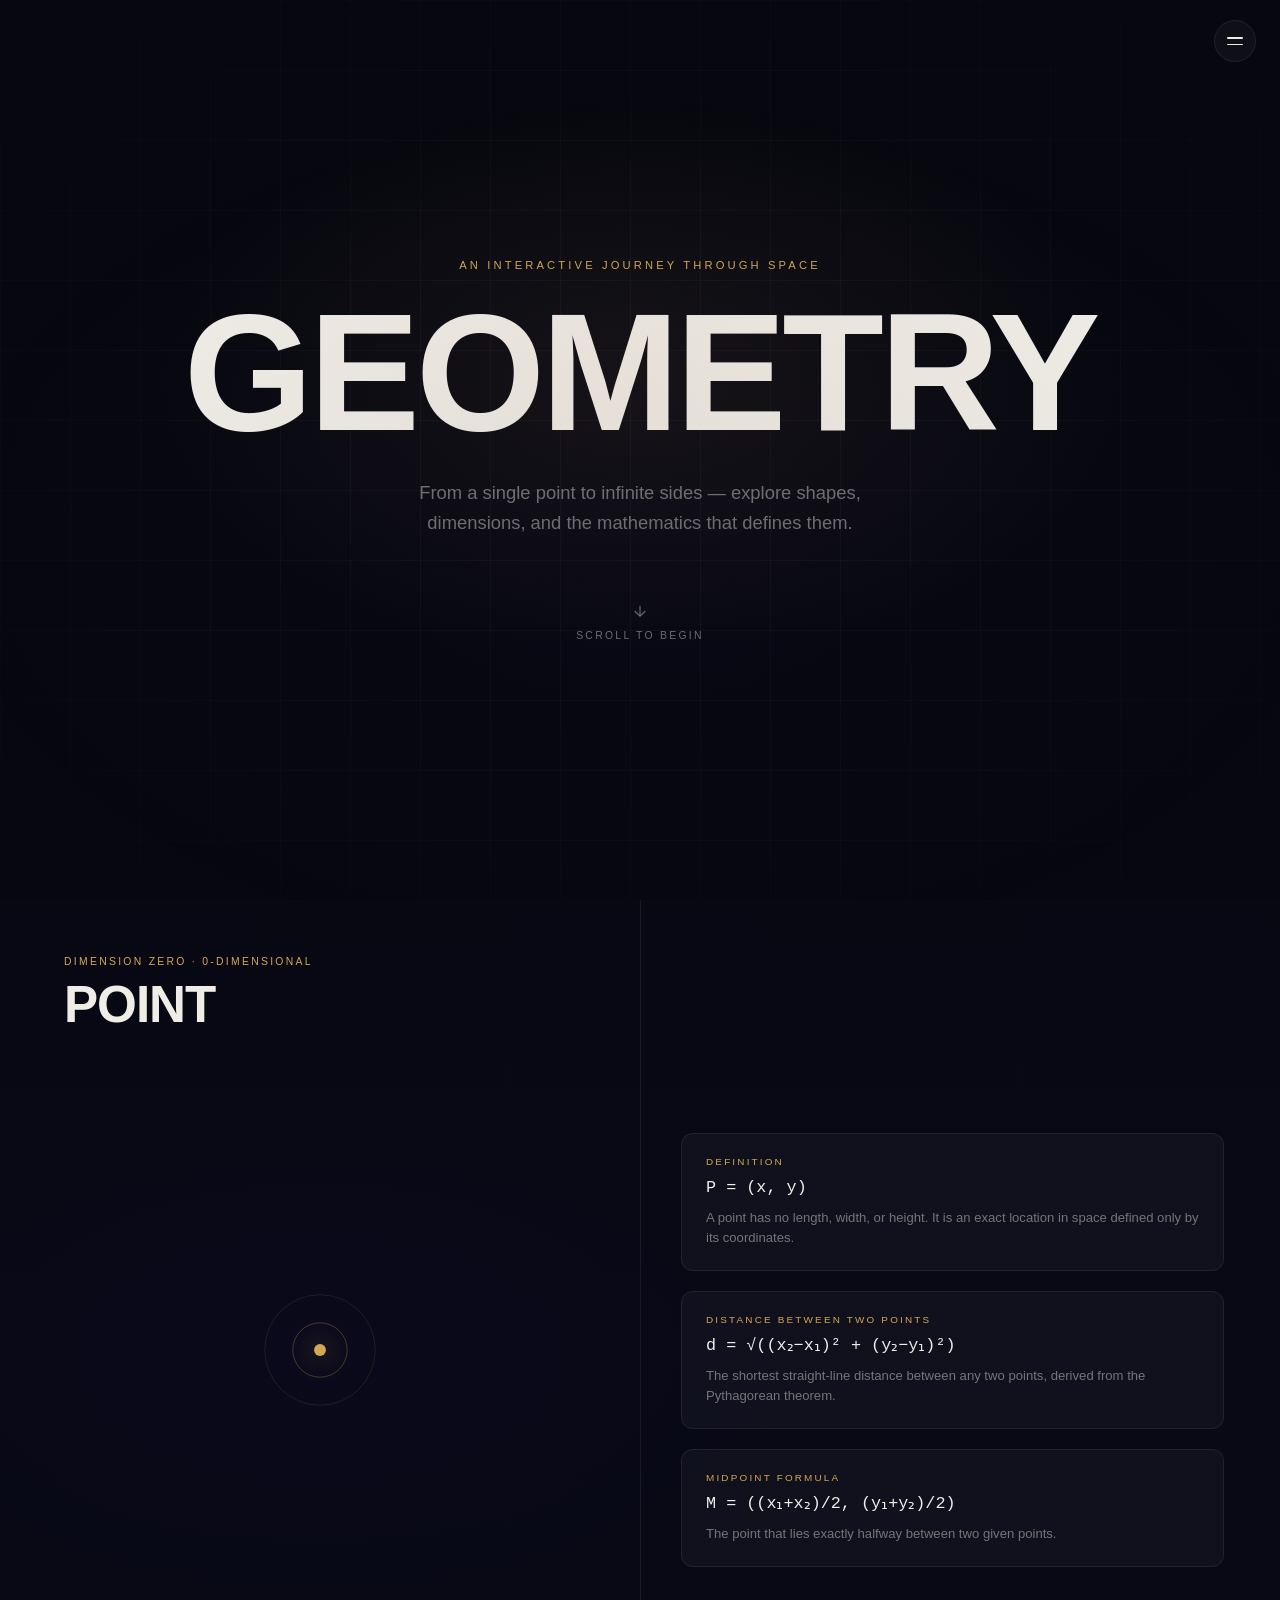
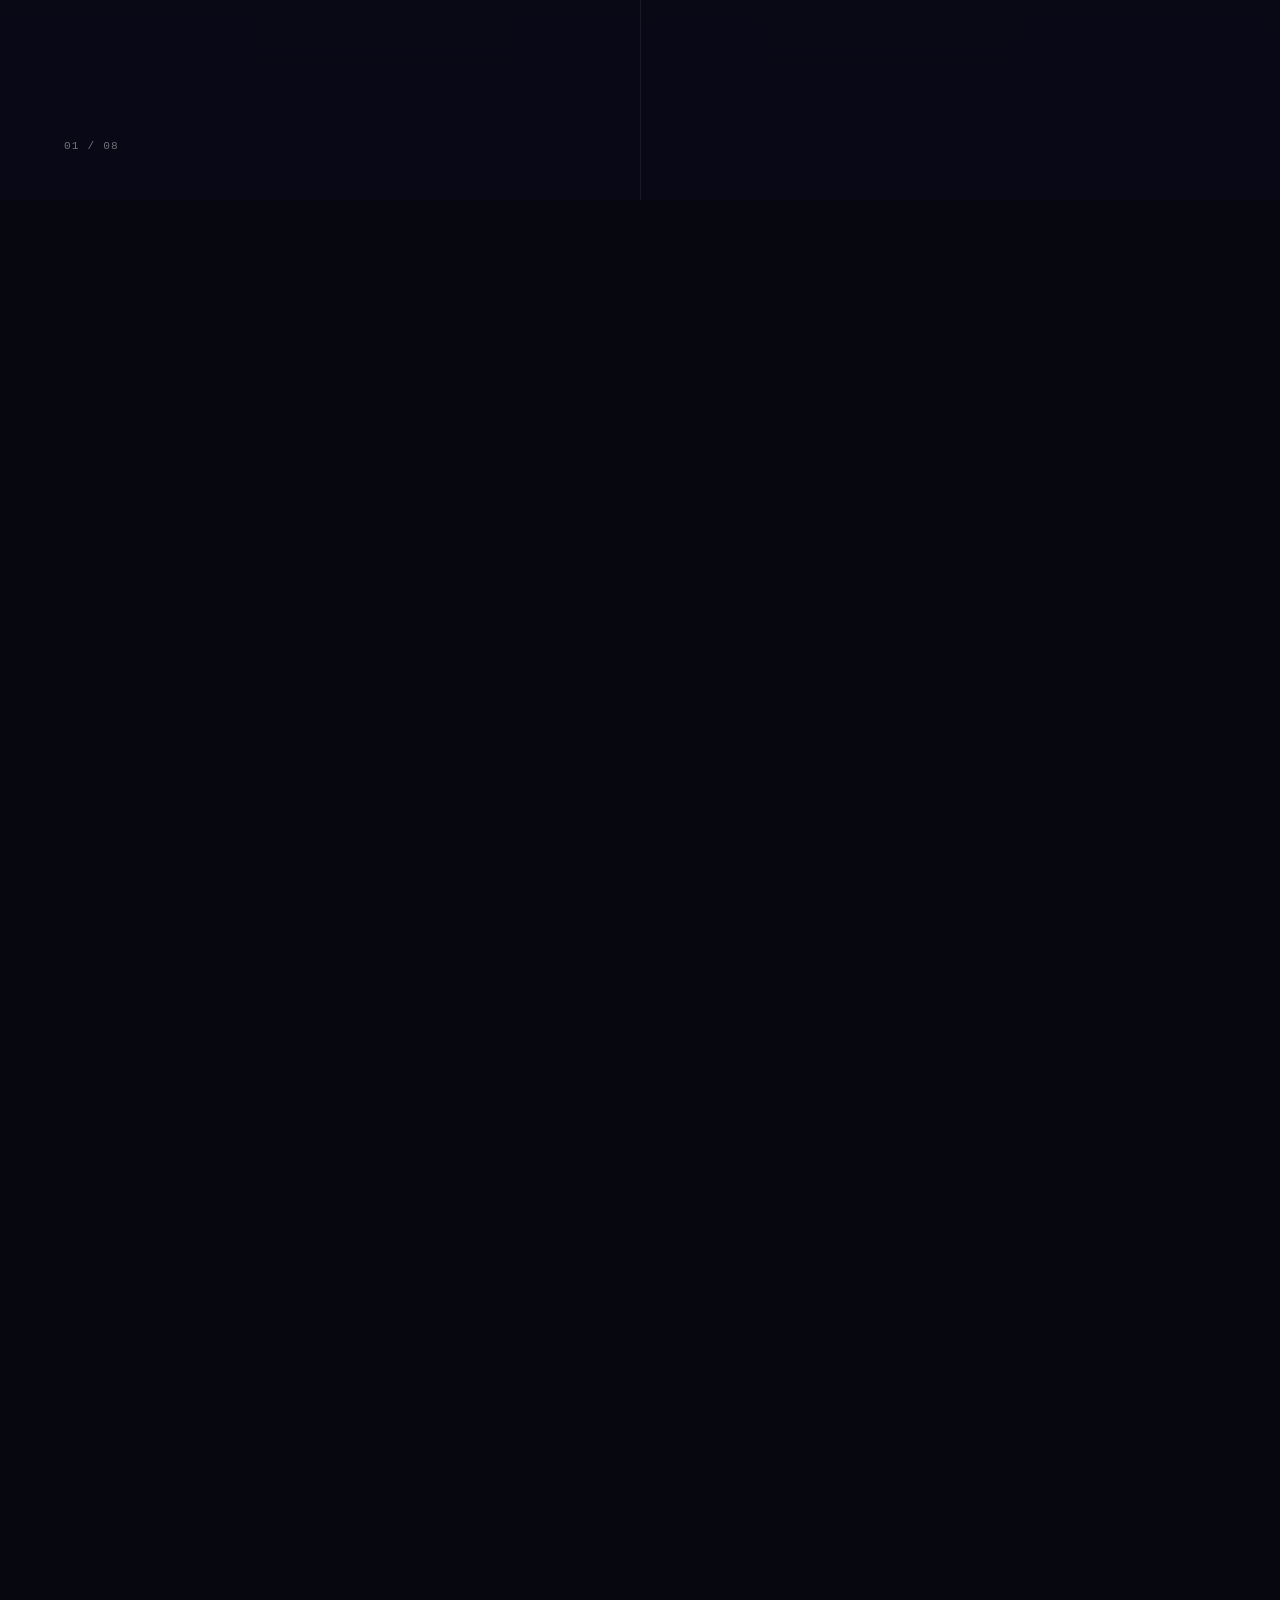
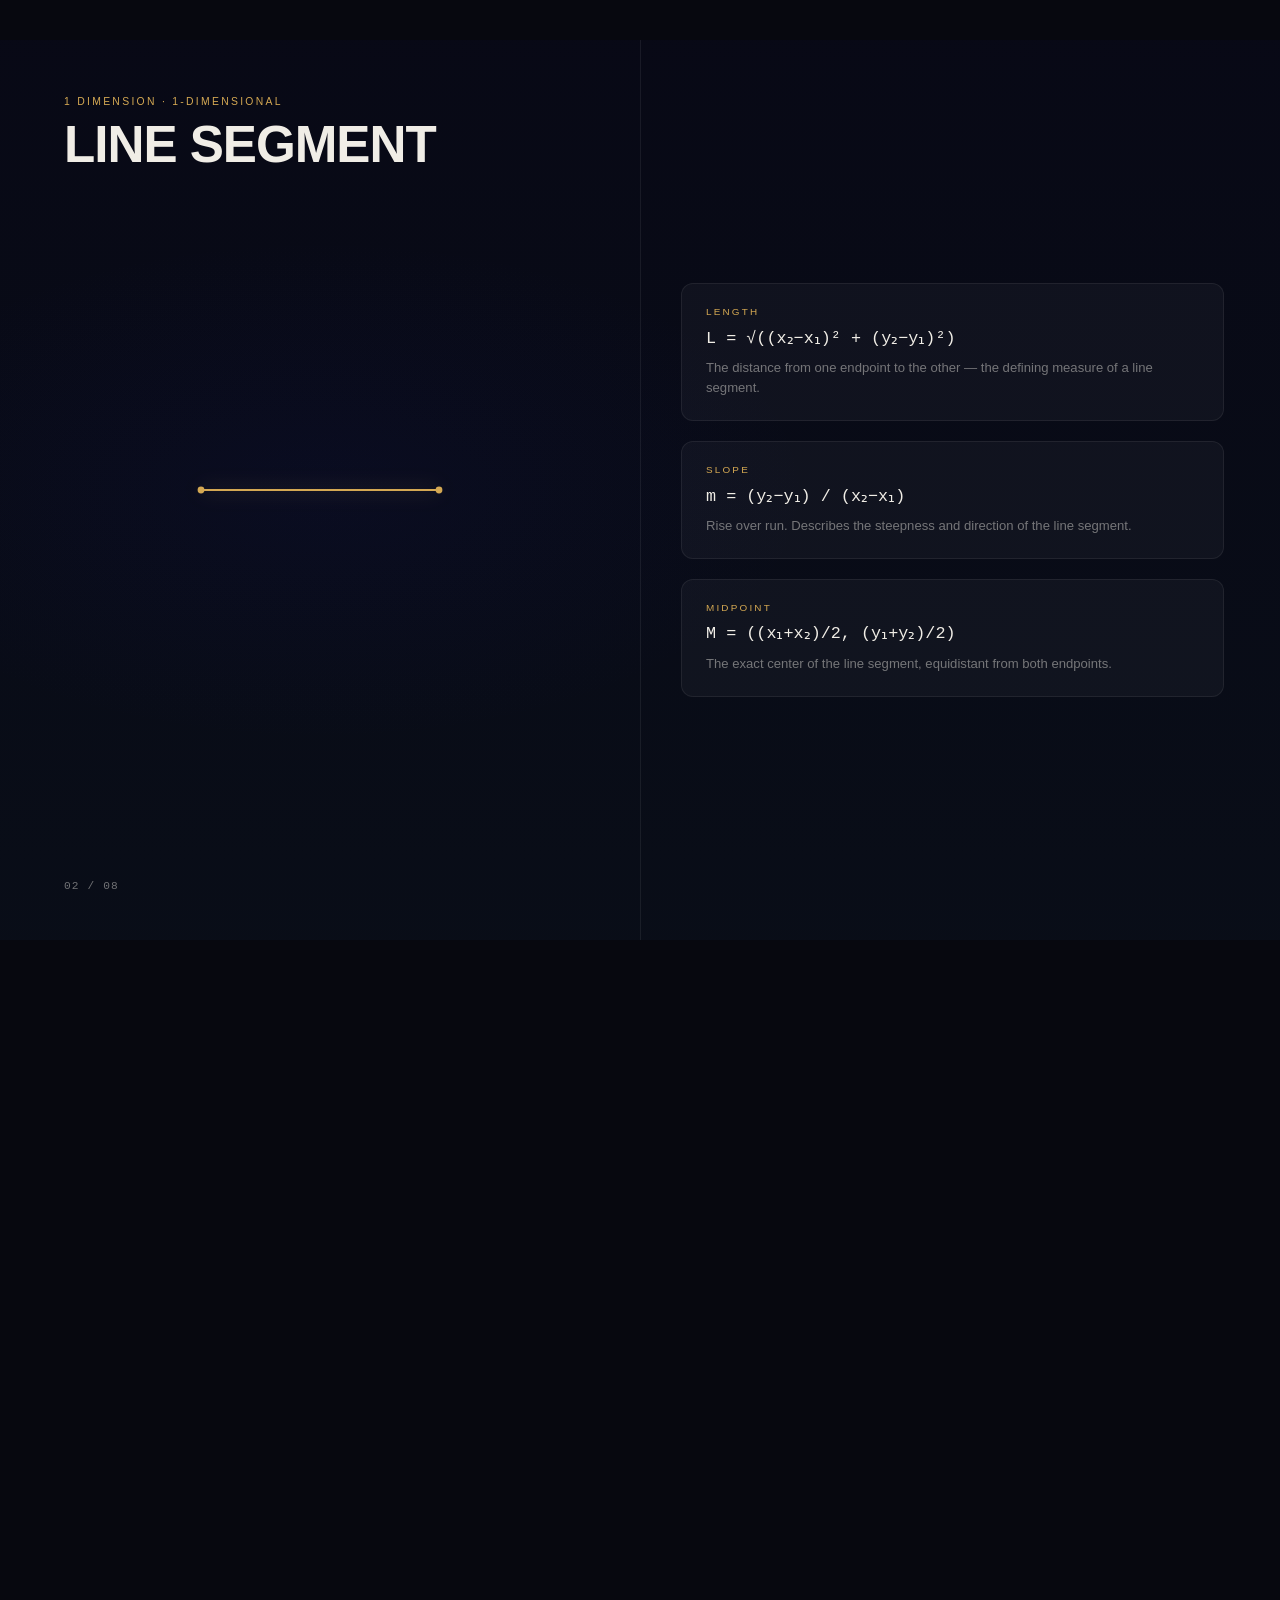
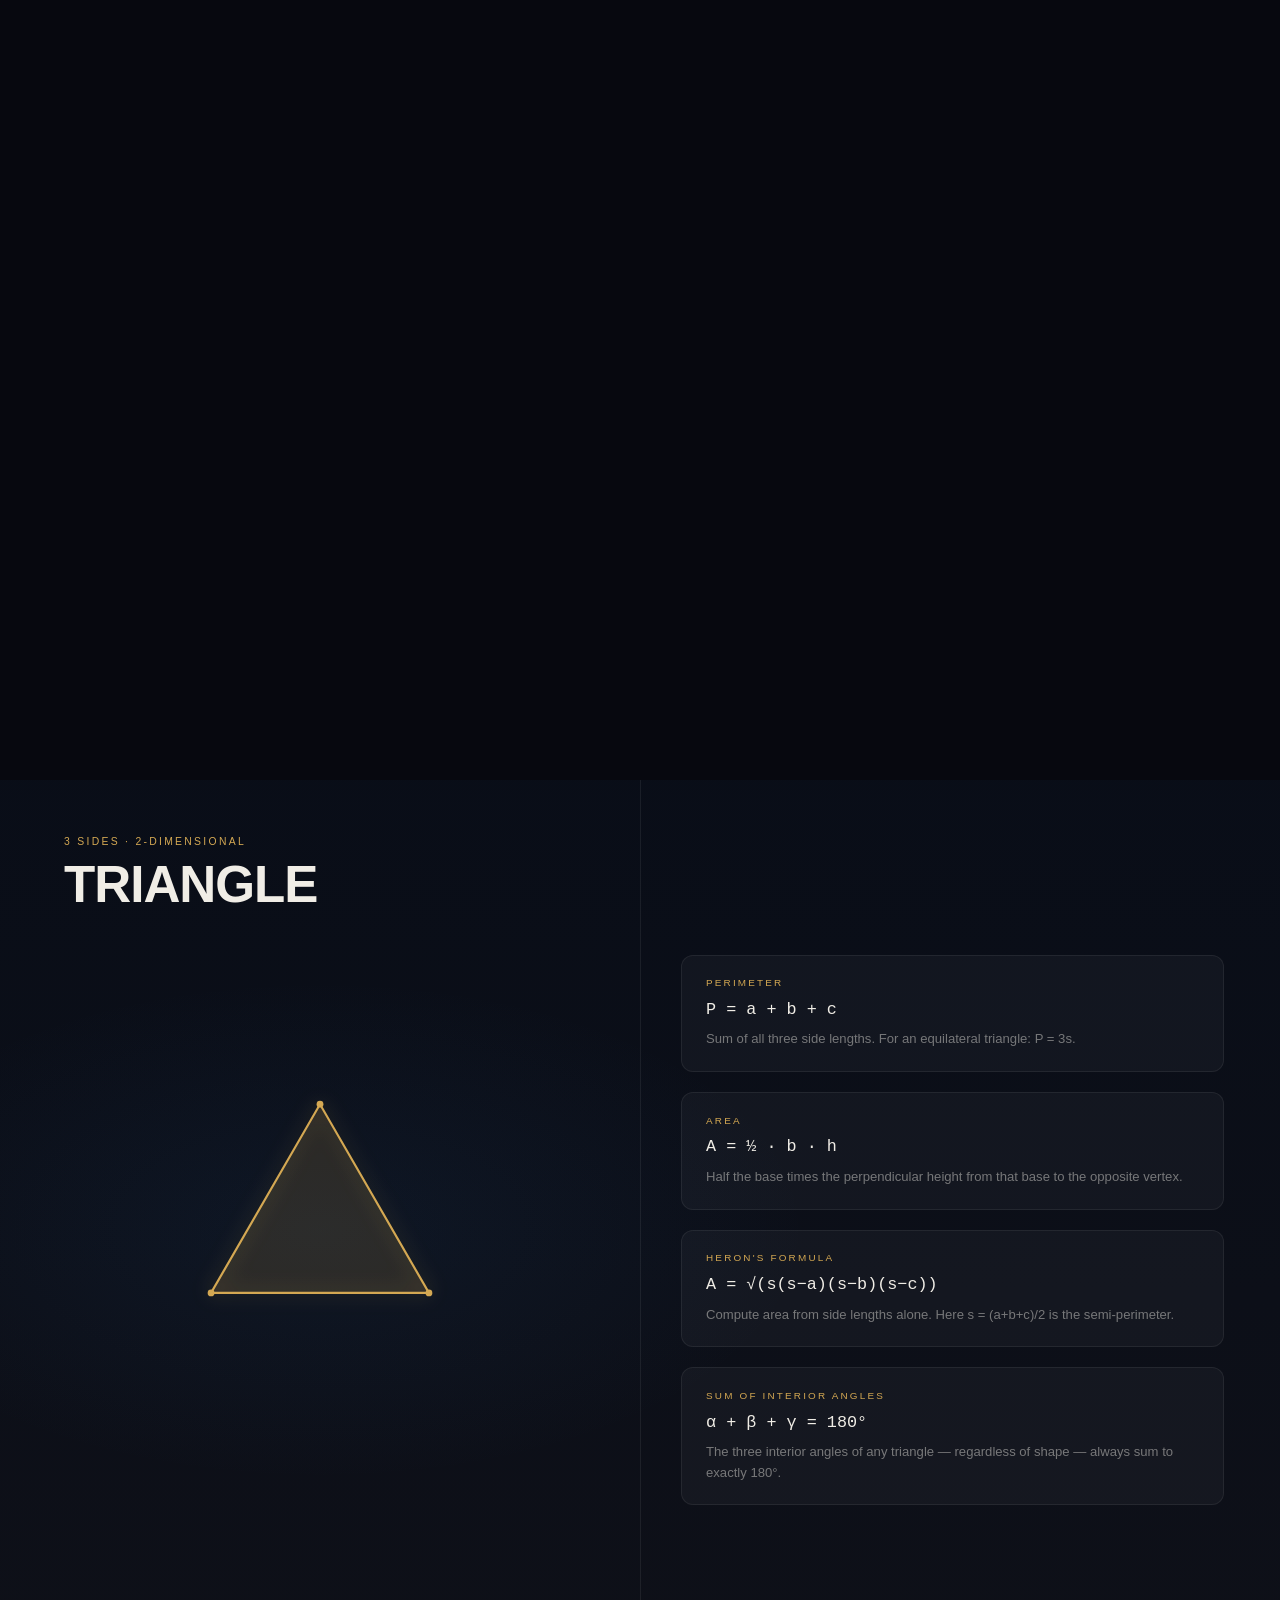
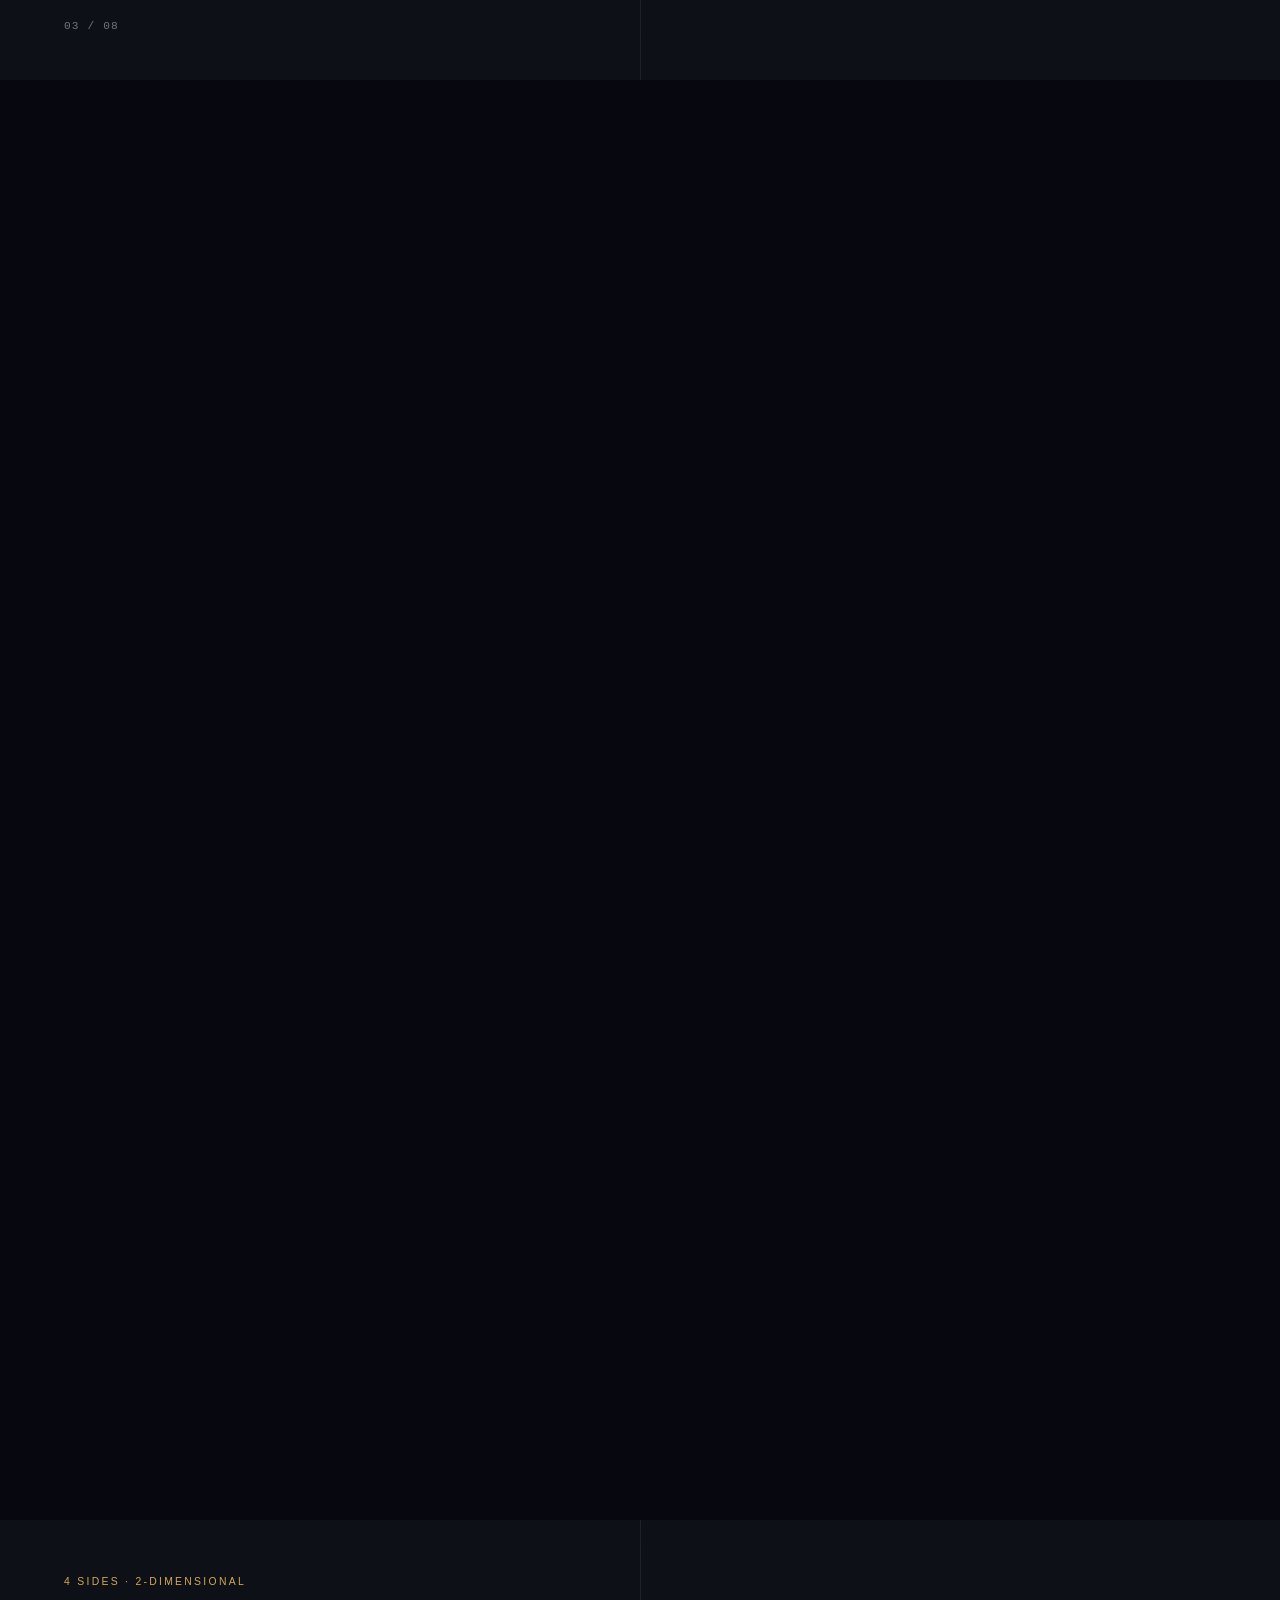
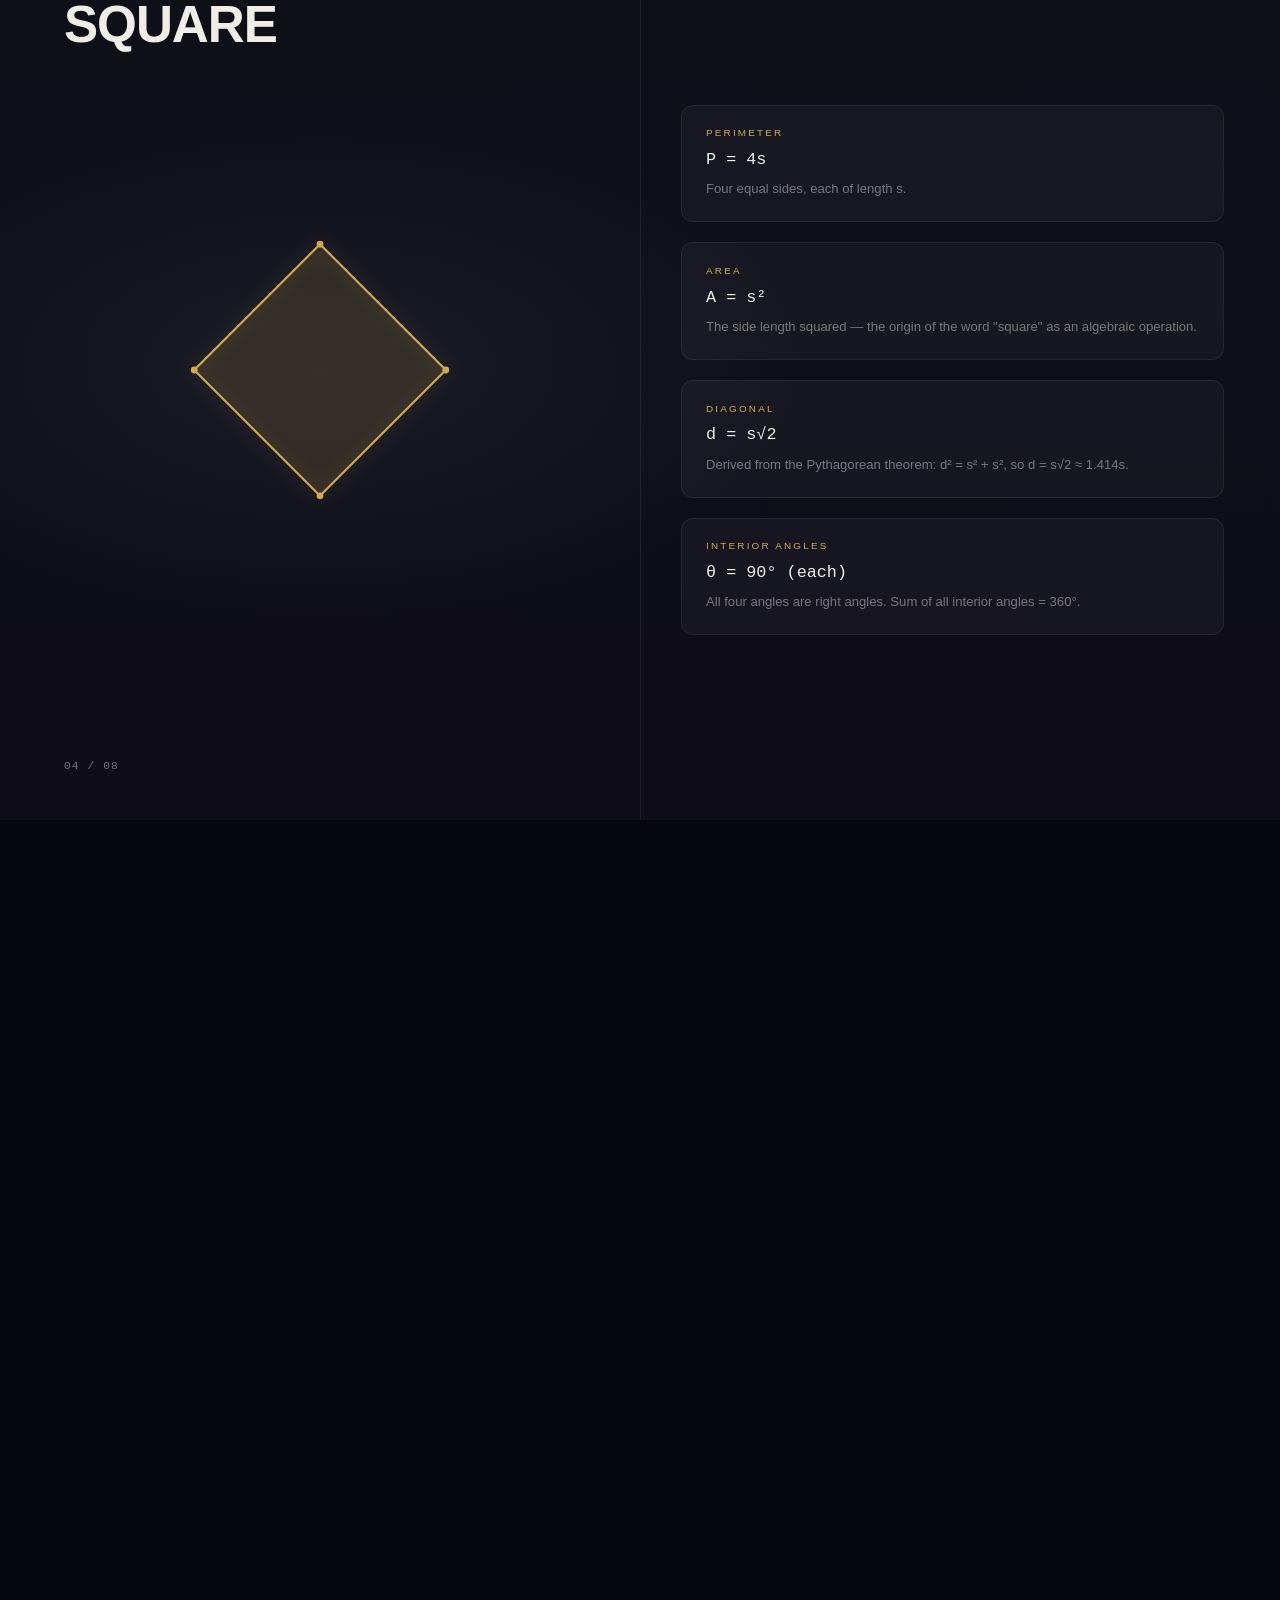
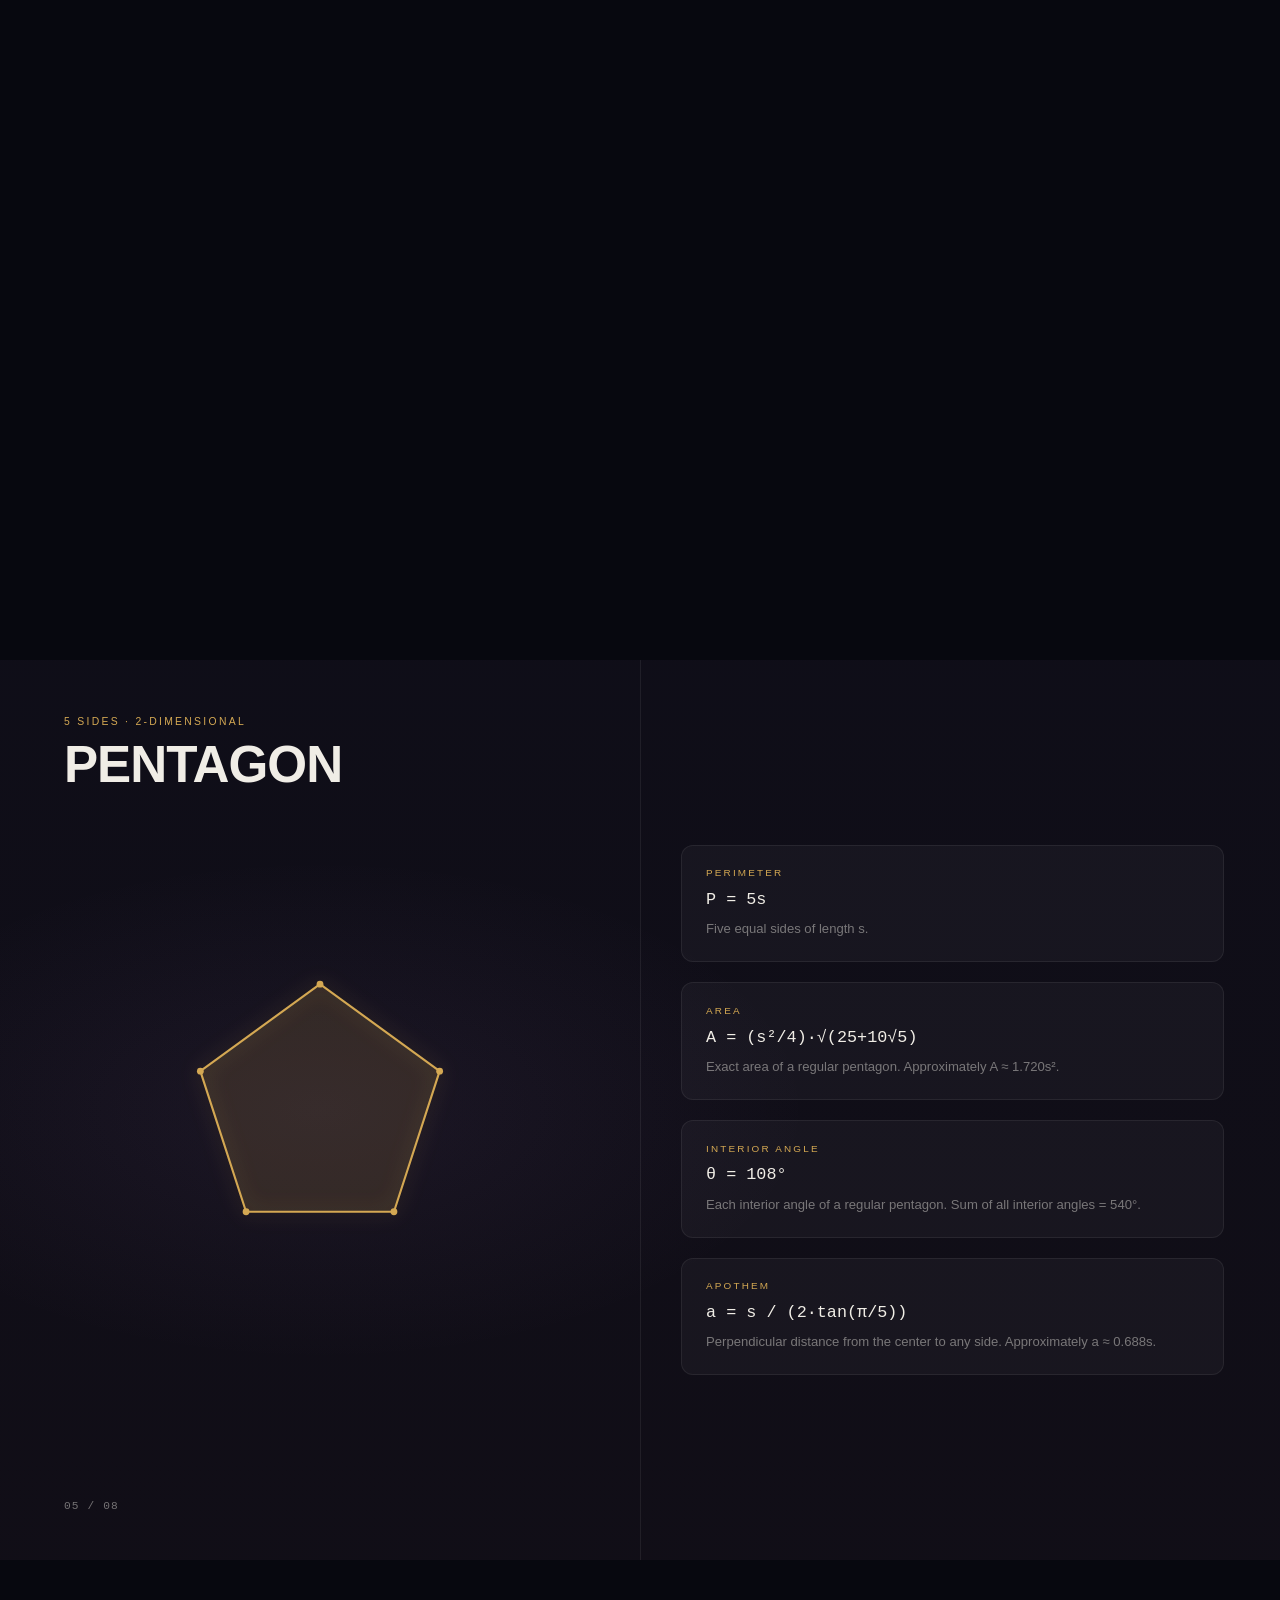
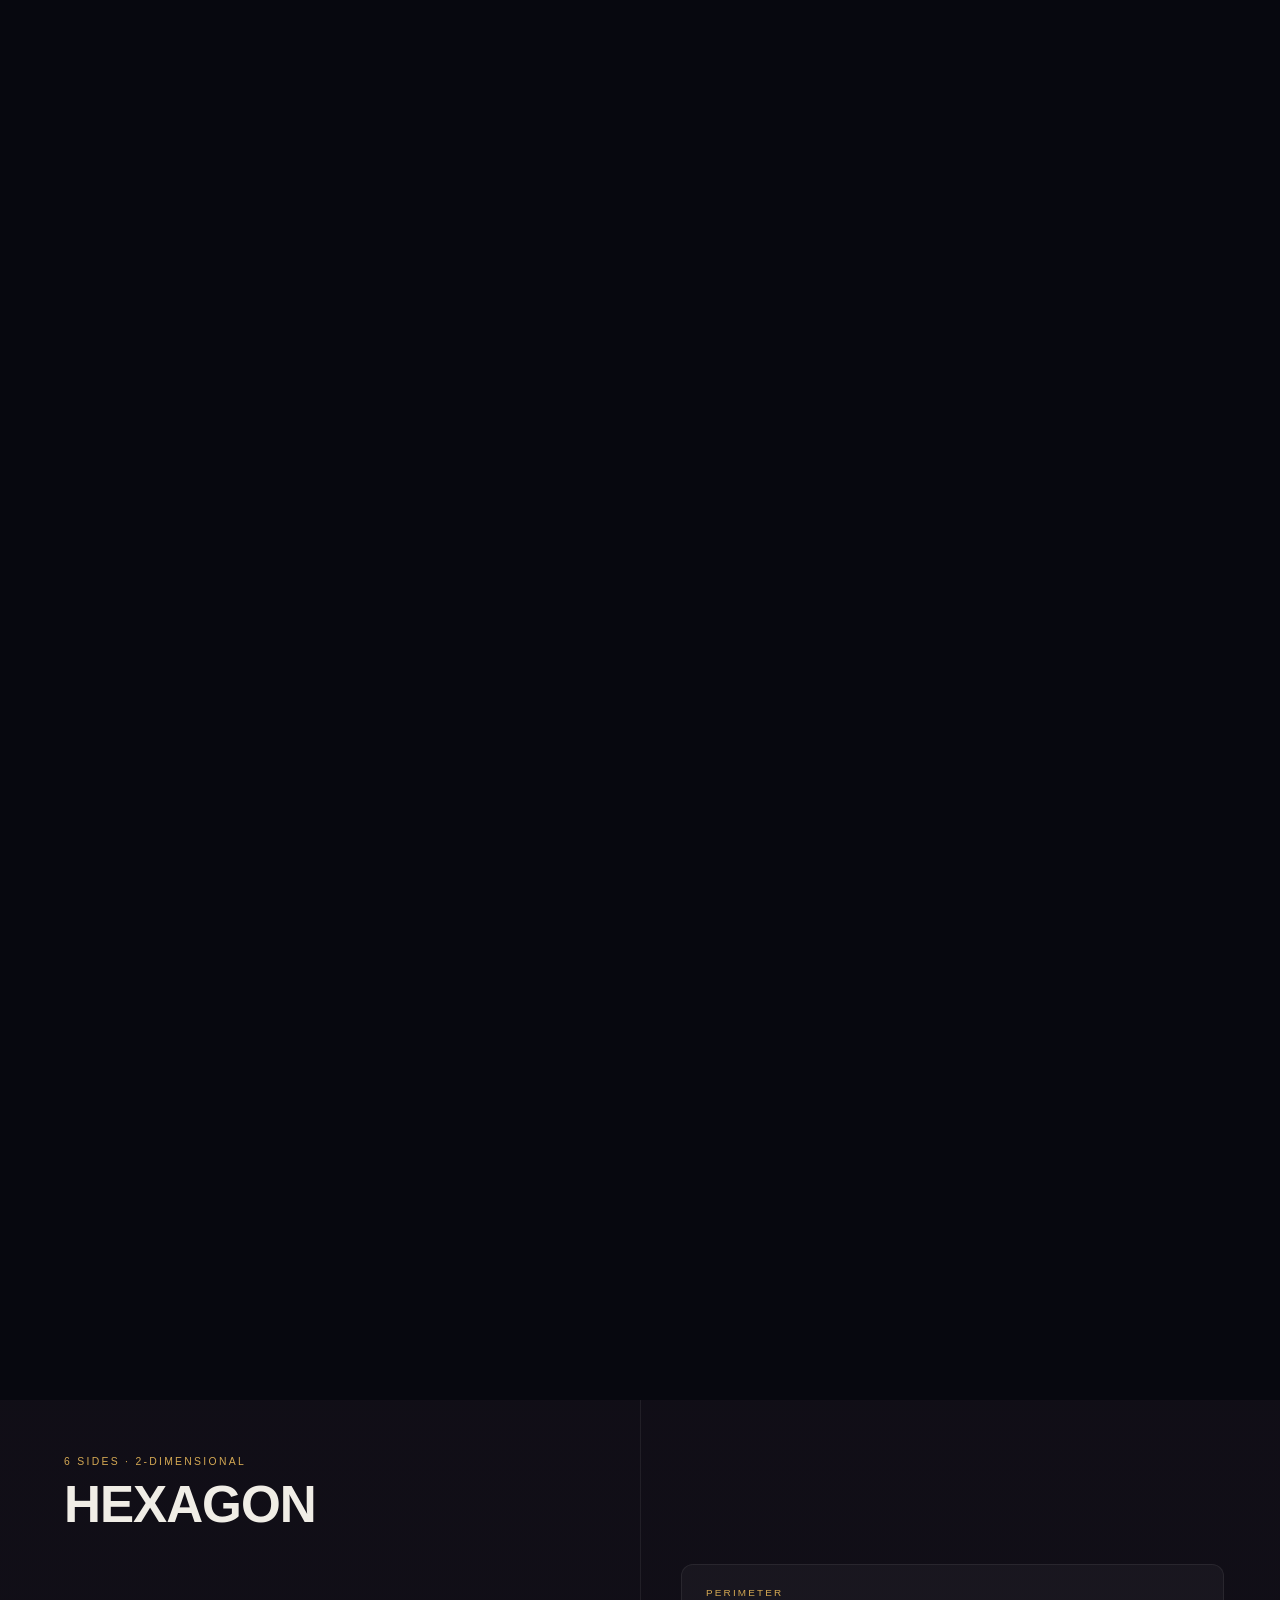
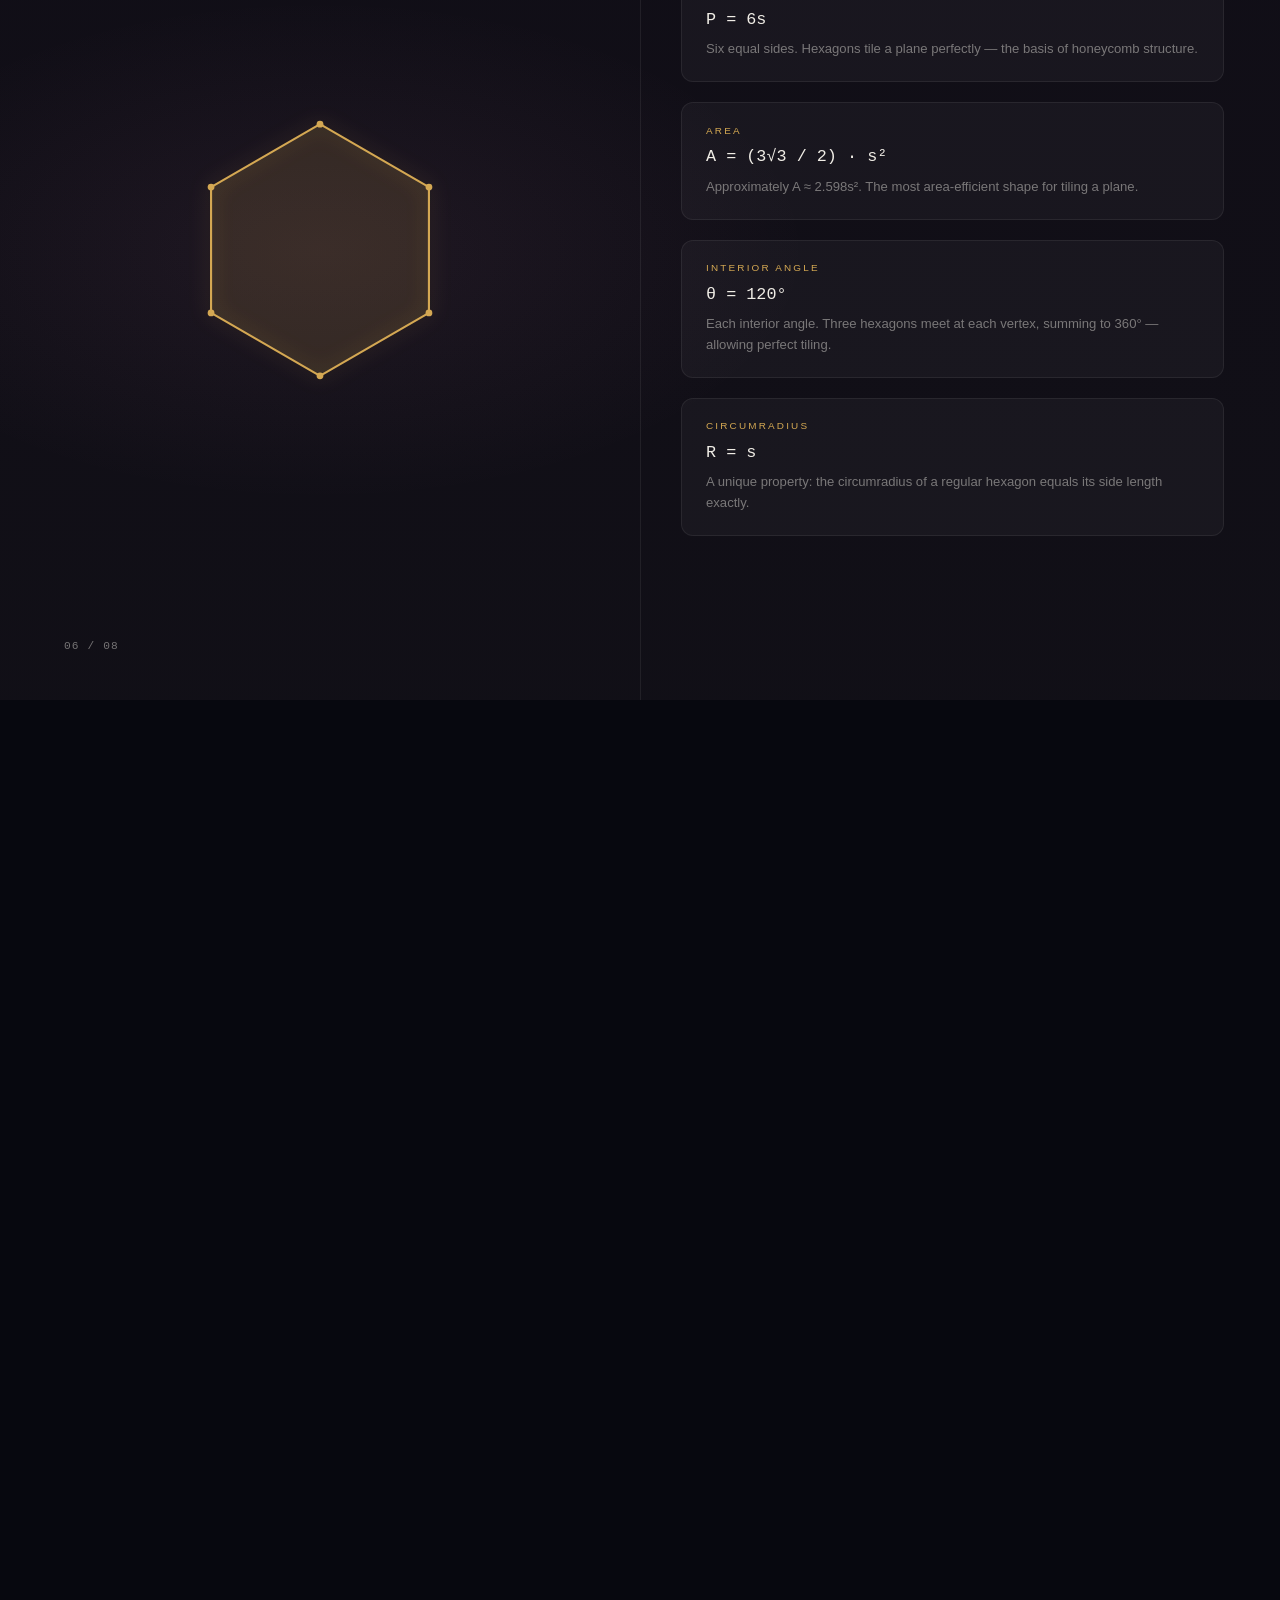
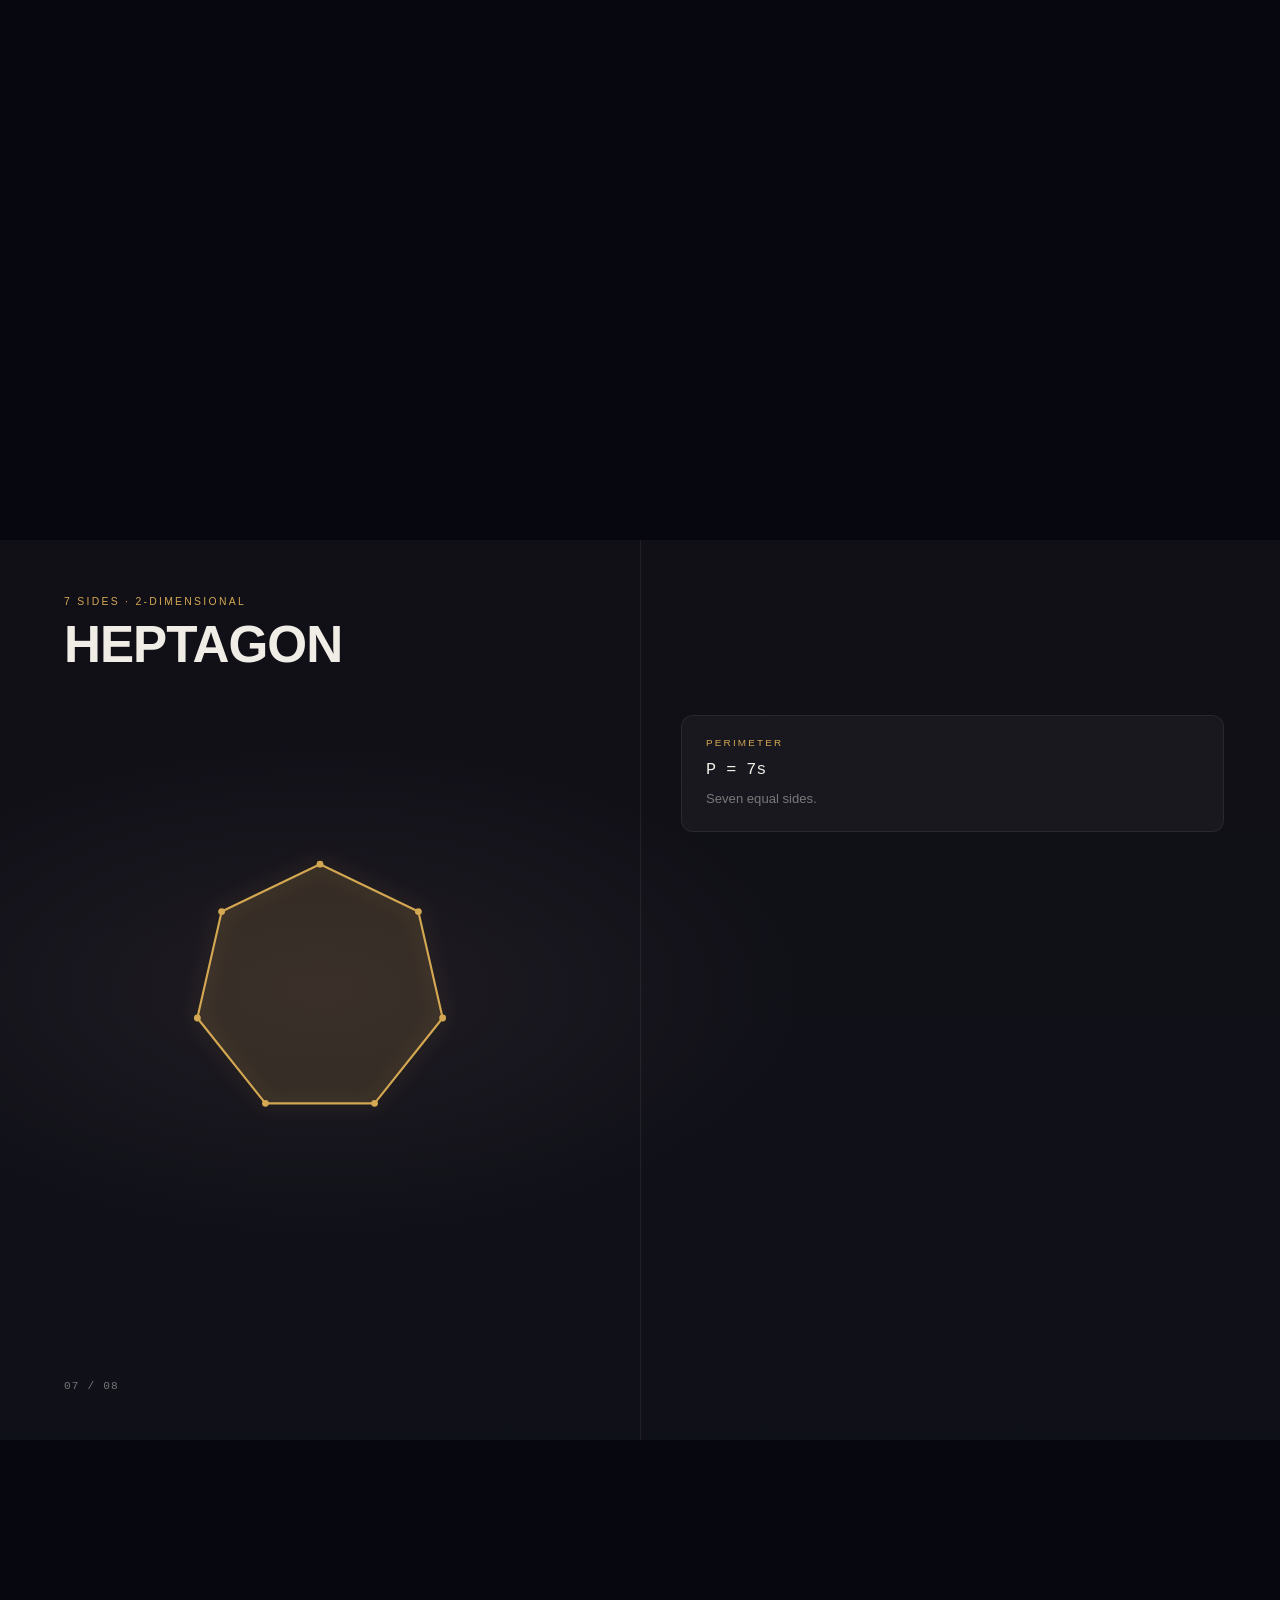
<file: index.html>
<!DOCTYPE html>
<html lang="en">
<head>
<meta charset="UTF-8">
<meta name="viewport" content="width=device-width, initial-scale=1.0">
<!-- Security: GitHub Pages can't send custom headers, so the policy lives here.
     script-src 'self' = only our own .js files run (no inline or injected scripts).
     'unsafe-inline' is for STYLES only (SVG animation delays use style attributes). -->
<meta http-equiv="Content-Security-Policy" content="default-src 'self'; script-src 'self'; style-src 'self' 'unsafe-inline' https://fonts.googleapis.com; font-src https://fonts.gstatic.com; img-src 'self' data:; connect-src 'self'; object-src 'none'; base-uri 'none'; form-action 'none'">
<meta name="referrer" content="strict-origin-when-cross-origin">
<meta name="color-scheme" content="dark">
<link rel="icon" href="favicon.svg?v=244b53a8" type="image/svg+xml">
<title>Geometry — Point to Polygon</title>
<link rel="preconnect" href="https://fonts.googleapis.com">
<link href="https://fonts.googleapis.com/css2?family=Space+Grotesk:wght@300;400;500;600;700&family=Space+Mono:ital,wght@0,400;0,700;1,400&display=swap" rel="stylesheet">
<style>
/* ─── Reset & Base ─────────────────────────────────────────────────────────── */
*, *::before, *::after { box-sizing: border-box; margin: 0; padding: 0; }

:root {
  --bg:        #07080f;
  --surface:   rgba(255,255,255,0.035);
  --border:    rgba(255,255,255,0.07);
  --accent:    #d4a853;
  --accent-dim:rgba(212,168,83,0.15);
  --text:      #f0ede6;
  --muted:     rgba(240,237,230,0.45);
  --sans:      'Space Grotesk', sans-serif;
  --mono:      'Space Mono', monospace;
}

html {
  background: var(--bg); color: var(--text); font-family: var(--sans); overflow-x: hidden;
  scroll-snap-type: y proximity;
  scroll-behavior: smooth;
}

/* ─── Background Grid ──────────────────────────────────────────────────────── */
.bg-grid {
  position: fixed; inset: 0; z-index: 0; pointer-events: none;
  background-image:
    linear-gradient(var(--border) 1px, transparent 1px),
    linear-gradient(90deg, var(--border) 1px, transparent 1px);
  background-size: 70px 70px;
  mask-image: radial-gradient(ellipse 80% 80% at 50% 50%, black 20%, transparent 100%);
  opacity: 0.5;
}

main { position: relative; z-index: 1; }

/* ─── Scroll Snap Points ───────────────────────────────────────────────────── */
.hero          { scroll-snap-align: start; }
.shape-section { scroll-snap-align: start; }
.ngon-section  { scroll-snap-align: start; }

/* ─── Hero ─────────────────────────────────────────────────────────────────── */
.hero {
  height: 100vh;
  display: flex; flex-direction: column; align-items: center; justify-content: center;
  text-align: center; position: relative; overflow: hidden;
  padding: 2rem;
}

.hero::before {
  content: '';
  position: absolute; inset: 0;
  background:
    radial-gradient(ellipse 55% 45% at 50% 42%, rgba(212,168,83,0.07) 0%, transparent 70%),
    radial-gradient(ellipse 70% 60% at 50% 60%, rgba(30,15,117,0.06) 0%, transparent 80%);
  pointer-events: none;
}

.eyebrow {
  font-size: 0.7rem; letter-spacing: 0.28em; text-transform: uppercase;
  color: var(--accent); margin-bottom: 1.75rem;
}

.hero h1 {
  font-size: clamp(4.5rem, 13vw, 11rem);
  font-weight: 700; letter-spacing: -0.025em; line-height: 0.88;
  text-transform: uppercase; margin-bottom: 2rem;
}

.hero-sub {
  font-size: clamp(0.9rem, 1.8vw, 1.15rem); color: var(--muted);
  max-width: 480px; line-height: 1.65; margin-bottom: 4rem;
}

.scroll-cta {
  display: flex; flex-direction: column; align-items: center; gap: 0.6rem;
  font-size: 0.65rem; letter-spacing: 0.22em; text-transform: uppercase;
  color: var(--muted); animation: cta-bounce 2.4s ease-in-out infinite;
}
.scroll-cta svg { width: 18px; height: 18px; }

@keyframes cta-bounce {
  0%,100% { transform: translateY(0); opacity: 0.5; }
  50%      { transform: translateY(10px); opacity: 0.9; }
}

/* ─── Shape Sections ───────────────────────────────────────────────────────── */
.shape-section { position: relative; height: 260vh; }

.sticky-wrapper {
  position: sticky; top: 0; height: 100vh;
  display: grid; grid-template-columns: 1fr 1fr;
  overflow: hidden;
  /* Solid base background prevents any bleed from adjacent sections.
     The per-section atmospheric tint is layered on top via JS backgroundImage. */
  background-color: var(--bg);
}

/* Left pane */
.shape-display {
  display: flex; flex-direction: column;
  align-items: center; justify-content: center;
  padding: 5rem 3rem; position: relative;
}

.shape-label {
  position: absolute; top: 3.5rem; left: 4rem;
}

.shape-dimension {
  font-size: 0.65rem; letter-spacing: 0.22em; text-transform: uppercase;
  color: var(--accent); margin-bottom: 0.5rem;
}

.shape-label h2 {
  font-size: clamp(2rem, 4vw, 3.2rem);
  font-weight: 700; text-transform: uppercase; letter-spacing: -0.02em;
}

.shape-canvas {
  width: min(340px, 80vw); height: min(340px, 80vw);
  perspective: 900px;
}

.shape-inner {
  width: 100%; height: 100%;
  transform-style: preserve-3d;
  transition: transform 0.08s linear;
  will-change: transform;
}

.shape-inner svg { width: 100%; height: 100%; overflow: visible; }

/* Animated path */
.shape-path {
  fill: none; stroke: var(--accent); stroke-width: 2.5;
  stroke-linecap: round; stroke-linejoin: round;
  filter: drop-shadow(0 0 12px rgba(212,168,83,0.45));
  transition: stroke-dashoffset 1.5s cubic-bezier(0.4,0,0.2,1);
}

.shape-fill {
  fill: var(--accent-dim); stroke: none;
  opacity: 0; transition: opacity 0.8s ease 1.1s;
}

.shape-section.in-view .shape-path { stroke-dashoffset: 0 !important; }
.shape-section.in-view .shape-fill { opacity: 1; }

/* Point special */
.point-dot {
  fill: var(--accent);
  filter: drop-shadow(0 0 18px rgba(212,168,83,0.9));
  transform: scale(0);
  transform-origin: 200px 200px;
  transition: transform 0.6s cubic-bezier(0.34,1.56,0.64,1);
}
.point-ring {
  fill: none; stroke: var(--accent);
  opacity: 0; transform: scale(0.5);
  transform-origin: 200px 200px;
  transition: opacity 0.5s ease, transform 0.5s ease;
}
.shape-section.in-view .point-dot  { transform: scale(1); }
.shape-section.in-view .point-ring { opacity: 1; transform: scale(1); }
.shape-section.in-view .point-ring:nth-child(2) { transition-delay: 0.25s; opacity: 0.35; }
.shape-section.in-view .point-ring:nth-child(3) { transition-delay: 0.5s;  opacity: 0.15; }

/* Vertex dots */
.vertex-dot {
  fill: var(--accent); r: 4px;
  opacity: 0; transition: opacity 0.3s ease;
}
.shape-section.in-view .vertex-dot { opacity: 1; transition-delay: 1.4s; }

/* Shape counter */
.shape-counter {
  position: absolute; bottom: 3rem; left: 4rem;
  font-family: var(--mono); font-size: 0.7rem;
  color: var(--muted); letter-spacing: 0.1em;
}

/* Right pane */
.formula-panel {
  display: flex; flex-direction: column; justify-content: center;
  padding: 4rem 3.5rem 4rem 2.5rem; gap: 1.25rem;
  border-left: 1px solid var(--border);
}

.formula-card {
  background: var(--surface);
  border: 1px solid var(--border);
  border-radius: 12px; padding: 1.35rem 1.5rem;
  transform: translateY(28px); opacity: 0;
  transition: transform 0.55s cubic-bezier(0.4,0,0.2,1),
              opacity 0.55s ease;
}

.formula-card.visible { transform: translateY(0); opacity: 1; }
.formula-card.visible:nth-child(2) { transition-delay: 0.07s; }
.formula-card.visible:nth-child(3) { transition-delay: 0.14s; }
.formula-card.visible:nth-child(4) { transition-delay: 0.21s; }

.f-label {
  font-size: 0.62rem; letter-spacing: 0.22em; text-transform: uppercase;
  color: var(--accent); margin-bottom: 0.6rem;
}

.f-expr {
  font-family: var(--mono); font-size: 1.05rem;
  color: var(--text); margin-bottom: 0.5rem; line-height: 1.4;
}

.f-desc { font-size: 0.82rem; color: var(--muted); line-height: 1.55; }

/* ─── N-gon Section ────────────────────────────────────────────────────────── */
.ngon-section {
  min-height: 100vh;
  display: flex; flex-direction: column;
  align-items: center; justify-content: center;
  padding: 6rem 2rem; gap: 3rem;
  border-top: 1px solid var(--border);
  background:
    radial-gradient(ellipse 60% 50% at 50% 40%, rgba(203,216,232,0.055) 0%, transparent 70%),
    linear-gradient(to bottom, rgba(203,216,232,0.04) 0%, transparent 100%);
}

.ngon-head { text-align: center; }

.ngon-head h2 {
  font-size: clamp(2.5rem, 7vw, 5rem);
  text-transform: uppercase; letter-spacing: -0.025em;
  font-weight: 700;
}

.ngon-head p { color: var(--muted); margin-top: 0.75rem; font-size: 1rem; }

.ngon-body {
  display: flex; gap: 4rem;
  align-items: center; flex-wrap: wrap; justify-content: center;
  width: 100%; max-width: 860px;
}

.ngon-svg-wrap {
  width: min(300px, 80vw); height: min(300px, 80vw);
  flex-shrink: 0;
}

.ngon-svg-wrap svg { width: 100%; height: 100%; overflow: visible; }

.ngon-path {
  fill: var(--accent-dim); stroke: var(--accent); stroke-width: 2.5;
  stroke-linecap: round; stroke-linejoin: round;
  filter: drop-shadow(0 0 12px rgba(212,168,83,0.4));
  transition: d 0.4s ease;
}

.ngon-right { display: flex; flex-direction: column; gap: 1rem; flex: 1; min-width: 260px; }

.n-display {
  display: flex; align-items: baseline; gap: 0.5rem;
  margin-bottom: 0.5rem;
}

.n-big {
  font-family: var(--mono); font-size: 3.5rem;
  font-weight: 700; color: var(--accent); line-height: 1;
}

.n-label { font-size: 0.75rem; color: var(--muted); letter-spacing: 0.1em; }

input[type=range] {
  width: 100%; appearance: none; height: 2px;
  background: var(--border); border-radius: 2px;
  outline: none; cursor: pointer; margin-bottom: 0.75rem;
}

input[type=range]::-webkit-slider-thumb {
  appearance: none; width: 16px; height: 16px;
  border-radius: 50%; background: var(--accent);
  border: 2px solid var(--bg);
  box-shadow: 0 0 12px rgba(212,168,83,0.6);
  cursor: grab;
}

.range-labels {
  display: flex; justify-content: space-between;
  font-size: 0.7rem; color: var(--muted); margin-top: -0.4rem;
  font-family: var(--mono);
}

.ngon-formula-card {
  background: var(--surface); border: 1px solid var(--border);
  border-radius: 10px; padding: 1rem 1.25rem;
}

.ngon-formula-card .f-expr { font-size: 0.95rem; }

/* ─── Back to Top ──────────────────────────────────────────────────────────── */
.back-top {
  position: fixed; bottom: 2rem; right: 1.5rem; z-index: 100;
  width: 42px; height: 42px; border-radius: 50%;
  background: var(--surface); border: 1px solid var(--border);
  color: var(--text); cursor: pointer;
  display: flex; align-items: center; justify-content: center;
  opacity: 0; pointer-events: none;
  transform: translateY(12px);
  transition: opacity 0.35s ease, transform 0.35s ease, background 0.2s;
}
.back-top.visible { opacity: 1; pointer-events: all; transform: translateY(0); }
.back-top:hover { background: rgba(255,255,255,0.08); border-color: rgba(255,255,255,0.15); }
.back-top svg { width: 14px; height: 14px; }

/* ─── Exercises Section ────────────────────────────────────────────────────── */
.exercises-section {
  padding: 6rem 2rem 4rem;
  border-top: 1px solid var(--border);
  scroll-snap-align: start;
}

.exercises-header {
  display: flex; align-items: flex-start; justify-content: space-between;
  flex-wrap: wrap; gap: 1rem;
  max-width: 900px; margin: 0 auto 3.5rem;
}

.exercises-header-text h2 {
  font-size: clamp(2rem, 5vw, 3.5rem);
  text-transform: uppercase; letter-spacing: -0.02em; font-weight: 700;
}

.exercises-header-text p {
  color: var(--muted); margin-top: 0.5rem; font-size: 0.9rem;
}

.score-pill {
  background: var(--surface); border: 1px solid var(--border);
  border-radius: 999px; padding: 0.5rem 1.1rem;
  font-family: var(--mono); font-size: 0.8rem;
  display: flex; align-items: center; gap: 0.5rem;
  white-space: nowrap; align-self: flex-start; margin-top: 0.5rem;
}

.score-correct { color: #5dde8b; font-weight: 700; }
.score-sep     { color: var(--muted); }
.score-total   { color: var(--muted); }

/* Groups */
.ex-group { max-width: 900px; margin: 0 auto 3rem; }

.ex-group-header {
  display: flex; align-items: center; gap: 0.75rem;
  margin-bottom: 1.25rem;
  padding-bottom: 0.75rem;
  border-bottom: 1px solid var(--border);
}

.ex-shape-dot {
  width: 10px; height: 10px; border-radius: 50%;
  flex-shrink: 0;
}

.ex-group-title {
  font-size: 0.65rem; letter-spacing: 0.22em; text-transform: uppercase;
  color: var(--text); font-weight: 600;
}

/* Cards */
.ex-card {
  background: var(--surface); border: 1px solid var(--border);
  border-radius: 12px; padding: 1.25rem 1.5rem;
  margin-bottom: 0.85rem;
  transition: border-color 0.3s;
}

.ex-card.correct { border-color: rgba(93,222,139,0.4); }
.ex-card.wrong   { border-color: rgba(255,100,100,0.35); }

.ex-num {
  font-family: var(--mono); font-size: 0.6rem; color: var(--muted);
  margin-bottom: 0.5rem; letter-spacing: 0.1em;
}

.ex-question {
  font-size: 0.92rem; color: var(--text);
  line-height: 1.55; margin-bottom: 1rem;
}

.ex-row {
  display: flex; align-items: center; gap: 0.75rem; flex-wrap: wrap;
}

.ex-input {
  font-family: var(--mono); font-size: 0.95rem;
  background: rgba(0,0,0,0.3); border: 1px solid var(--border);
  border-radius: 8px; padding: 0.45rem 0.85rem;
  color: var(--text); width: 130px;
  transition: border-color 0.2s;
  outline: none;
}
.ex-input:focus { border-color: rgba(212,168,83,0.5); }
.ex-card.correct .ex-input { border-color: rgba(93,222,139,0.5); color: #5dde8b; }
.ex-card.wrong   .ex-input { border-color: rgba(255,100,100,0.5); }

.ex-btn {
  font-family: var(--sans); font-size: 0.7rem; letter-spacing: 0.12em;
  text-transform: uppercase; font-weight: 600;
  padding: 0.45rem 1rem; border-radius: 8px;
  background: var(--accent-dim); border: 1px solid rgba(212,168,83,0.3);
  color: var(--accent); cursor: pointer;
  transition: background 0.2s, opacity 0.2s;
}
.ex-btn:hover { background: rgba(212,168,83,0.2); }
.ex-btn:disabled { opacity: 0.35; cursor: default; }

.ex-feedback {
  font-size: 0.78rem; font-family: var(--mono);
  min-height: 1.1em;
}
.ex-feedback.ok   { color: #5dde8b; }
.ex-feedback.err  { color: #ff8080; }

.ex-hint {
  font-size: 0.75rem; color: var(--muted);
  margin-top: 0.6rem; font-style: italic;
  display: none;
}
.ex-hint.show { display: block; }

/* ─── Subject switcher (nav) + next-subject link ──────────────────────────── */
.subject-switch { display: flex; flex-wrap: wrap; gap: 0.35rem; margin-bottom: 1.5rem; flex-shrink: 0; }
.subject-switch a {
  font-size: 0.66rem; letter-spacing: 0.14em; text-transform: uppercase;
  color: var(--muted); text-decoration: none;
  padding: 0.4rem 0.8rem; border-radius: 999px; border: 1px solid var(--border);
  transition: all 0.2s;
}
.subject-switch a:hover { color: var(--text); border-color: rgba(255,255,255,0.2); }
.subject-switch a.current { color: var(--accent); border-color: rgba(212,168,83,0.45); background: rgba(212,168,83,0.08); }

.subject-next { display: flex; justify-content: center; padding: 3rem 1rem 4rem; }
.subject-next a {
  display: inline-flex; align-items: center; gap: 0.9rem;
  padding: 1rem 1.6rem; border-radius: 999px;
  border: 1px solid rgba(212,168,83,0.35); background: rgba(212,168,83,0.06);
  color: var(--text); text-decoration: none; font-weight: 600; letter-spacing: 0.02em;
  transition: background 0.2s, border-color 0.2s, transform 0.2s;
}
.subject-next a:hover { background: rgba(212,168,83,0.14); border-color: var(--accent); transform: translateY(-2px); }
.subject-next .next-eyebrow { font-size: 0.62rem; letter-spacing: 0.22em; text-transform: uppercase; color: var(--accent); font-weight: 500; }

/* ─── Footer ───────────────────────────────────────────────────────────────── */
footer {
  text-align: center; padding: 3rem 2rem;
  color: var(--muted); font-size: 0.75rem;
  border-top: 1px solid var(--border);
  letter-spacing: 0.08em;
}

/* ─── Hamburger Button ─────────────────────────────────────────────────────── */
.nav-btn {
  position: fixed; top: 1.25rem; right: 1.5rem; z-index: 200;
  width: 42px; height: 42px;
  background: var(--surface); border: 1px solid var(--border);
  border-radius: 50%; cursor: pointer;
  display: flex; flex-direction: column; align-items: center; justify-content: center;
  gap: 5px; transition: background 0.2s, border-color 0.2s;
}
.nav-btn:hover { background: rgba(255,255,255,0.08); border-color: rgba(255,255,255,0.15); }
.nav-btn span {
  display: block; width: 16px; height: 1.5px;
  background: var(--text); border-radius: 2px;
  transition: transform 0.3s ease, opacity 0.3s ease;
  transform-origin: center;
}
.nav-btn.open { opacity: 0; pointer-events: none; }

/* ─── Nav Overlay ──────────────────────────────────────────────────────────── */
.nav-overlay {
  position: fixed; inset: 0; z-index: 150;
  pointer-events: none; visibility: hidden;
}
.nav-overlay.open { pointer-events: all; visibility: visible; }

/* Dark backdrop (click outside area) */
.nav-backdrop {
  position: absolute; inset: 0;
  background: rgba(0,0,0,0.55);
  opacity: 0; transition: opacity 0.4s ease;
  backdrop-filter: blur(4px);
}
.nav-overlay.open .nav-backdrop { opacity: 1; }

/* Split panel */
.nav-panel {
  position: absolute; inset: 0;
  display: grid; grid-template-columns: 1fr 1fr;
  transform: translateX(100%);
  transition: transform 0.45s cubic-bezier(0.4,0,0.2,1);
}
.nav-overlay.open .nav-panel { transform: translateX(0); }

/* Left decorative pane */
.nav-left {
  background: linear-gradient(160deg, #0d1525 0%, #131c2e 60%, #0a0f1a 100%);
  display: flex; align-items: center; justify-content: center;
  position: relative; overflow: hidden;
}
.nav-left-inner {
  display: flex; flex-direction: column; align-items: center; gap: 1rem;
  opacity: 0.6;
}
.nav-left svg { width: 140px; height: 140px; }
.nav-left-title {
  font-size: 0.65rem; letter-spacing: 0.3em; text-transform: uppercase;
  color: var(--accent);
}

/* Right nav pane */
.nav-right {
  background: #0b0e18;
  display: flex; flex-direction: column;
  padding: 2rem 2.5rem 2rem;
  overflow-y: auto;
  position: relative;
}

.nav-close {
  align-self: flex-end;
  width: 36px; height: 36px; border-radius: 50%;
  background: rgba(255,255,255,0.06); border: 1px solid var(--border);
  color: var(--text); font-size: 0.9rem; cursor: pointer;
  display: flex; align-items: center; justify-content: center;
  transition: background 0.2s;
  margin-bottom: 2rem; flex-shrink: 0;
}
.nav-close:hover { background: rgba(255,255,255,0.12); }

/* Tab row */
.nav-tabs {
  display: flex; gap: 0.35rem;
  margin-bottom: 2rem; flex-shrink: 0;
  background: rgba(255,255,255,0.04);
  border: 1px solid var(--border);
  border-radius: 999px; padding: 0.3rem;
  align-self: flex-start;
}
.nav-tab-btn {
  padding: 0.4rem 1.1rem; border-radius: 999px;
  background: transparent; border: none; cursor: pointer;
  font-family: var(--sans); font-size: 0.72rem;
  font-weight: 500; letter-spacing: 0.08em;
  color: var(--muted); transition: background 0.2s, color 0.2s;
  white-space: nowrap;
}
.nav-tab-btn.active {
  background: var(--accent); color: var(--bg); font-weight: 600;
}
.nav-tab-btn:not(.active):hover { color: var(--text); }

/* Nav lists (one shown at a time) */
.nav-list {
  flex: 1;
  display: flex; flex-direction: column; justify-content: center;
  gap: 0.1rem;
}
.nav-list.hidden { display: none; }
.nav-list a {
  font-size: clamp(1.4rem, 3.5vw, 2.2rem);
  font-weight: 700; text-transform: uppercase;
  letter-spacing: -0.01em; color: var(--muted);
  text-decoration: none;
  padding: 0.3rem 0;
  transition: color 0.2s, padding-left 0.2s;
  display: block;
}
.nav-list a:hover { color: var(--text); padding-left: 0.5rem; }
.nav-list a.active-shape { color: var(--accent); }

/* Language toggle inside nav */
.nav-lang {
  border-top: 1px solid var(--border);
  padding-top: 1.25rem; margin-top: 1.5rem;
  display: flex; align-items: center; gap: 0.5rem;
  flex-shrink: 0;
}
.nav-lang-label {
  font-size: 0.65rem; letter-spacing: 0.18em; text-transform: uppercase;
  color: var(--muted); margin-right: 0.25rem;
}
.nav-lang-btn {
  padding: 0.35rem 0.8rem;
  border-radius: 999px;
  background: transparent; border: 1px solid var(--border);
  color: var(--muted); font-family: var(--sans);
  font-size: 0.65rem; letter-spacing: 0.15em; text-transform: uppercase;
  cursor: pointer; transition: all 0.2s;
}
.nav-lang-btn.active { background: var(--accent); border-color: var(--accent); color: var(--bg); font-weight: 600; }
.nav-lang-btn:not(.active):hover { color: var(--text); border-color: rgba(255,255,255,0.2); }

/* ─── Tablet / Mobile (≤ 860px) ───────────────────────────────────────────── */
@media (max-width: 860px) {
  /* Scroll-snap requires fixed-height sections; disable it on mobile where
     sections are natural-flow height. */
  html { scroll-snap-type: none; }

  /* Sections become normal document flow — no scroll budget for formula reveals.
     Formulas are shown immediately via JS when the section enters the viewport. */
  .shape-section { height: auto; border-top: 1px solid var(--border); }

  .sticky-wrapper {
    position: static;           /* Remove sticky — no scroll budget on mobile */
    grid-template-columns: 1fr;
    height: auto;
    overflow: visible;
    /* On mobile the background is set per-section rather than per-sticky-wrapper */
    background-color: transparent;
  }

  .shape-display {
    padding: 4.5rem 1.5rem 2rem;
    min-height: 55vw;
  }

  .shape-label   { top: 1rem; left: 1.5rem; }
  .shape-label h2 { font-size: 1.6rem; }
  .shape-counter { left: 1.5rem; bottom: 1rem; }

  .shape-canvas  { width: min(220px, 55vw); height: min(220px, 55vw); }

  .formula-panel {
    border-left: none;
    border-top: 1px solid var(--border);
    padding: 1.5rem;
    gap: 0.85rem;
    justify-content: flex-start;
  }

  .f-expr { font-size: 0.88rem; }
  .f-desc { font-size: 0.75rem; }

  /* Nav: left decorative panel is hidden; right panel fills the screen */
  .nav-panel { grid-template-columns: 1fr; }
  .nav-left  { display: none; }
  .nav-right { padding: 1.5rem 2rem; }
  .nav-list a { font-size: 1.5rem; }

  /* Exercises */
  .exercises-section { padding: 4rem 1rem 3rem; }
  .ex-card  { padding: 1rem 1.25rem; }
  .ex-input { width: 110px; }

  /* Minimum 44 px touch targets for interactive controls */
  .ex-btn, .nav-lang-btn, .nav-tab-btn { min-height: 44px; }
  .back-top { width: 44px; height: 44px; }
}

/* ─── Small phones (≤ 480px) ───────────────────────────────────────────────── */
@media (max-width: 480px) {
  .hero h1 { font-size: clamp(3rem, 15vw, 5rem); }
  .hero-sub { font-size: 0.9rem; }
  .ngon-body { gap: 2rem; }
  .exercises-section { padding: 3rem 0.75rem 2rem; }
  .nav-right { padding: 1.25rem 1.5rem; }
}
</style>
</head>
<body>
<div class="bg-grid"></div>

<!-- ─── Hamburger Button ──────────────────────────────────────────────────── -->
<button class="nav-btn" id="navBtn" aria-label="Menu">
  <span></span><span></span>
</button>

<!-- ─── Nav Overlay ───────────────────────────────────────────────────────── -->
<div class="nav-overlay" id="navOverlay">
  <div class="nav-backdrop" id="navBackdrop"></div>

  <div class="nav-panel">
    <!-- Left decorative pane -->
    <div class="nav-left">
      <div class="nav-left-inner">
        <svg viewBox="0 0 140 140" fill="none" xmlns="http://www.w3.org/2000/svg">
          <polygon points="70,8 132,44 132,96 70,132 8,96 8,44" stroke="#d4a853" stroke-width="1.5" fill="rgba(212,168,83,0.04)"/>
          <polygon points="70,24 116,50 116,90 70,116 24,90 24,50" stroke="#d4a853" stroke-width="0.8" fill="none" opacity="0.4"/>
          <polygon points="70,40 100,57 100,84 70,101 40,84 40,57" stroke="#d4a853" stroke-width="0.5" fill="none" opacity="0.2"/>
          <circle cx="70" cy="70" r="4" fill="#d4a853" opacity="0.8"/>
        </svg>
        <span class="nav-left-title">Geometry Explorer</span>
      </div>
    </div>

    <!-- Right nav pane -->
    <div class="nav-right">
      <button class="nav-close" id="navClose" aria-label="Close menu">✕</button>

      <!-- Subjects: Geometry · Pre-Calculus · Calculus -->
      <div class="subject-switch">
        <a href="index.html" class="current" data-subject="0">Geometry</a>
        <a href="precalculus.html" data-subject="1">Pre-Calculus</a>
        <a href="calculus.html" data-subject="2">Calculus</a>
        <a href="linear-algebra.html" data-subject="3">Linear Algebra</a>
      </div>

      <!-- Tabs -->
      <div class="nav-tabs">
        <button class="nav-tab-btn active" id="tabShapes" data-tab="shapes">Shapes</button>
        <button class="nav-tab-btn" id="tabExercises" data-tab="exercises">Exercises</button>
      </div>

      <!-- Shapes list -->
      <nav class="nav-list" id="navListShapes"></nav>
      <!-- Exercises list -->
      <nav class="nav-list hidden" id="navListExercises"></nav>

      <div class="nav-lang">
        <span class="nav-lang-label">Language</span>
        <button class="nav-lang-btn active" id="btnEn">EN</button>
        <button class="nav-lang-btn" id="btnEs">ES</button>
      </div>
    </div>
  </div>
</div>

<main>

<!-- ─── Hero ─────────────────────────────────────────────────────────────── -->
<section class="hero">
  <p class="eyebrow">An Interactive Journey Through Space</p>
  <h1>Geometry</h1>
  <p class="hero-sub">From a single point to infinite sides — explore shapes, dimensions, and the mathematics that defines them.</p>
  <div class="scroll-cta">
    <svg viewBox="0 0 24 24" fill="none" stroke="currentColor" stroke-width="1.5">
      <path d="M12 5v14M5 12l7 7 7-7"/>
    </svg>
    Scroll to begin
  </div>
</section>

<!-- ─── Shape Sections ────────────────────────────────────────────────────── -->
<div id="shapes-container"></div>

<!-- ─── N-gon Interactive ─────────────────────────────────────────────────── -->
<section class="ngon-section">
  <div class="ngon-head">
    <h2>N — Gon</h2>
    <p>The general regular polygon. Drag to choose any number of sides.</p>
  </div>

  <div class="ngon-body">
    <div class="ngon-svg-wrap">
      <svg id="ngonSvg" viewBox="0 0 300 300" xmlns="http://www.w3.org/2000/svg">
        <path id="ngonPath" class="ngon-path"/>
      </svg>
    </div>

    <div class="ngon-right">
      <div class="n-display">
        <span class="n-big" id="nDisplay">6</span>
        <span class="n-label">sides</span>
      </div>

      <input type="range" id="nSlider" min="3" max="30" value="6" step="1">
      <div class="range-labels"><span>3</span><span>30</span></div>

      <div class="ngon-formula-card">
        <div class="f-label">Perimeter</div>
        <div class="f-expr">P = n · s</div>
      </div>
      <div class="ngon-formula-card">
        <div class="f-label">Area</div>
        <div class="f-expr">A = (n · s²) / (4 · tan(π/n))</div>
      </div>
      <div class="ngon-formula-card">
        <div class="f-label">Interior Angle</div>
        <div class="f-expr" id="ngonAngle">θ = 120.00°</div>
      </div>
      <div class="ngon-formula-card">
        <div class="f-label">Sum of Interior Angles</div>
        <div class="f-expr" id="ngonAngleSum">720°</div>
      </div>
      <div class="ngon-formula-card">
        <div class="f-label">Circumradius</div>
        <div class="f-expr">R = s / (2 · sin(π/n))</div>
      </div>
      <div class="ngon-formula-card">
        <div class="f-label">Apothem</div>
        <div class="f-expr">a = s / (2 · tan(π/n))</div>
      </div>
    </div>
  </div>
</section>

<!-- ─── Exercises ──────────────────────────────────────────────────────────── -->
<section class="exercises-section" id="exercisesSection">
  <div class="exercises-header">
    <div class="exercises-header-text">
      <h2 id="exTitle">Exercises</h2>
      <p id="exSubtitle">Test your understanding. Enter a numeric answer and press Check.</p>
    </div>
    <div class="score-pill">
      <span class="score-correct" id="scoreCorrect">0</span>
      <span class="score-sep">/</span>
      <span class="score-total" id="scoreTotal">0</span>
      <span id="scoreLabel" style="color:var(--muted)">correct</span>
    </div>
  </div>
  <div id="exercisesContainer"></div>
</section>

<div class="subject-next">
  <a href="precalculus.html"><span class="next-eyebrow" id="nextEyebrow">Next subject</span><span id="nextName">Pre-Calculus</span> →</a>
</div>

<footer>Geometry Explorer &mdash; An Interactive Educational Experience</footer>
</main>

<!-- ─── Back to Top ───────────────────────────────────────────────────────── -->
<button class="back-top" id="backTop" aria-label="Back to top">
  <svg viewBox="0 0 24 24" fill="none" stroke="currentColor" stroke-width="2">
    <path d="M12 19V5M5 12l7-7 7 7"/>
  </svg>
</button>

<script src="geometry.js?v=c51d46e9"></script>
</body>
</html>
</file>
